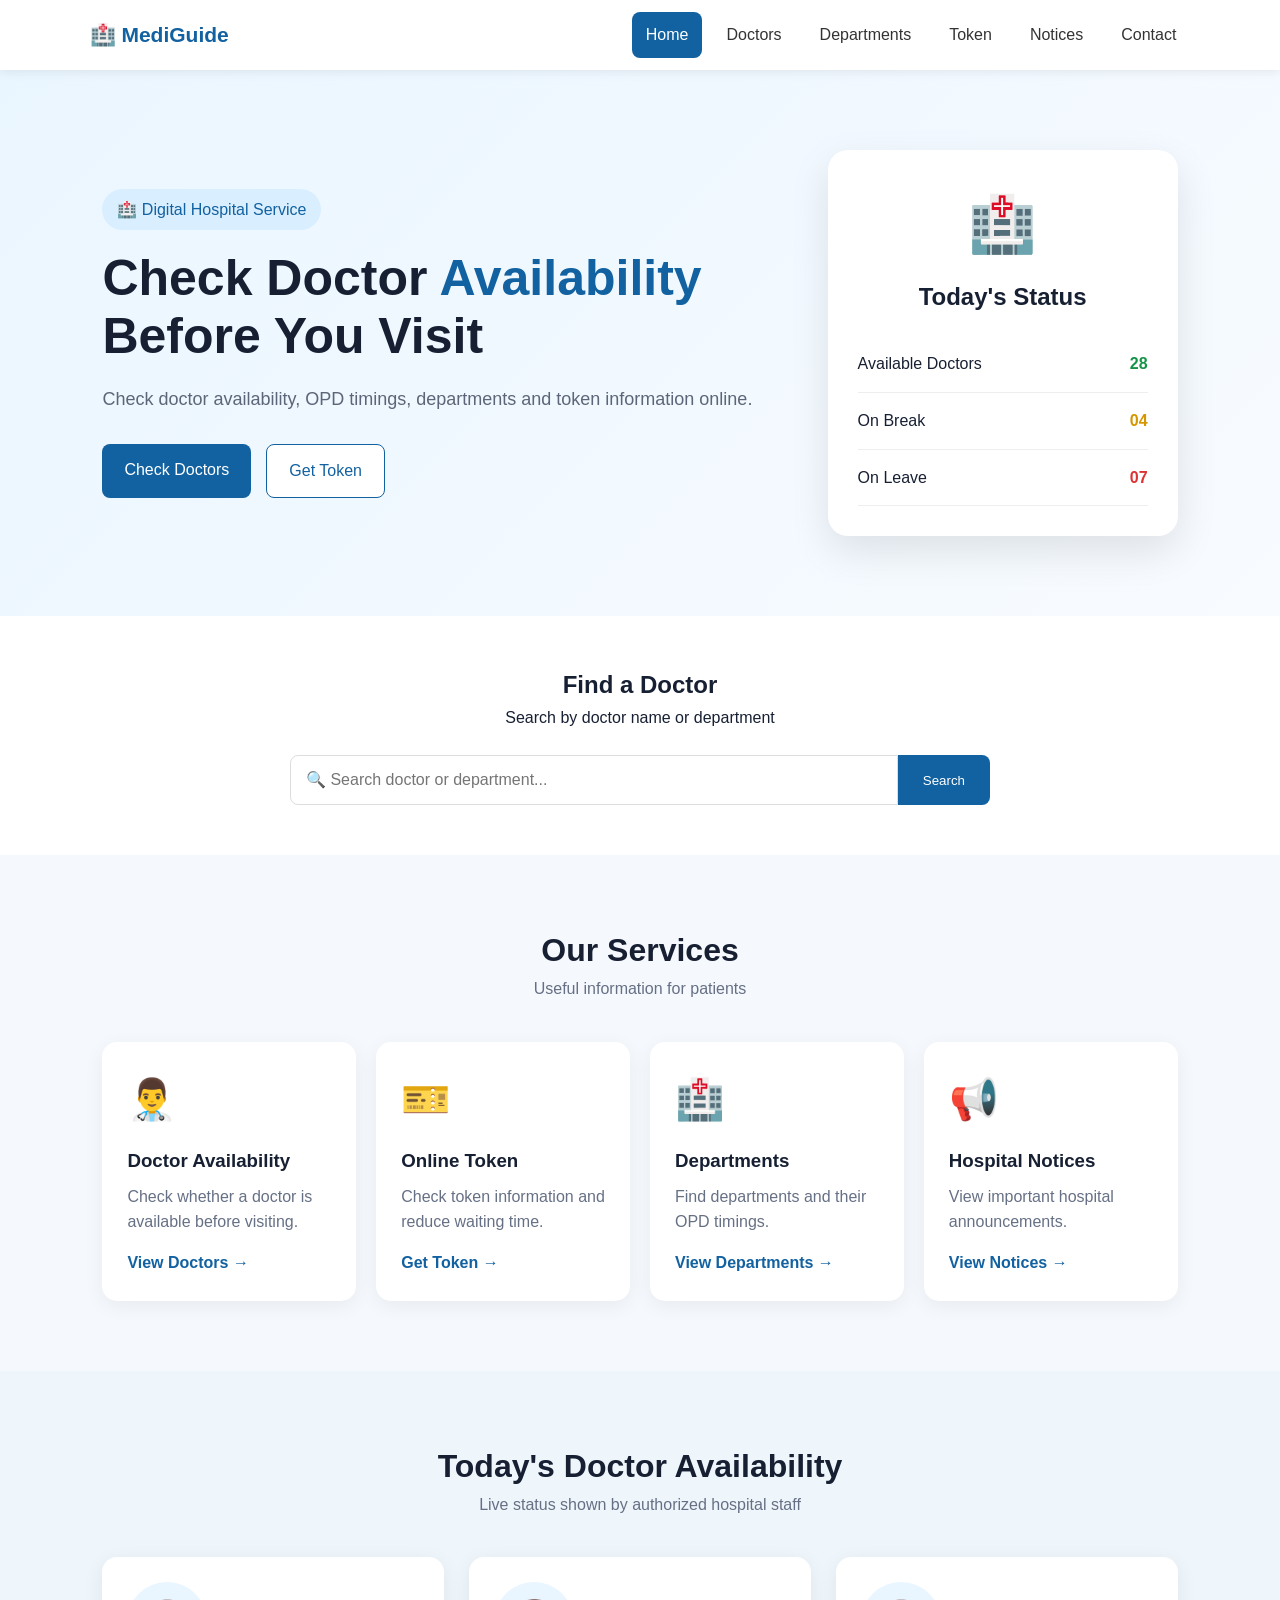
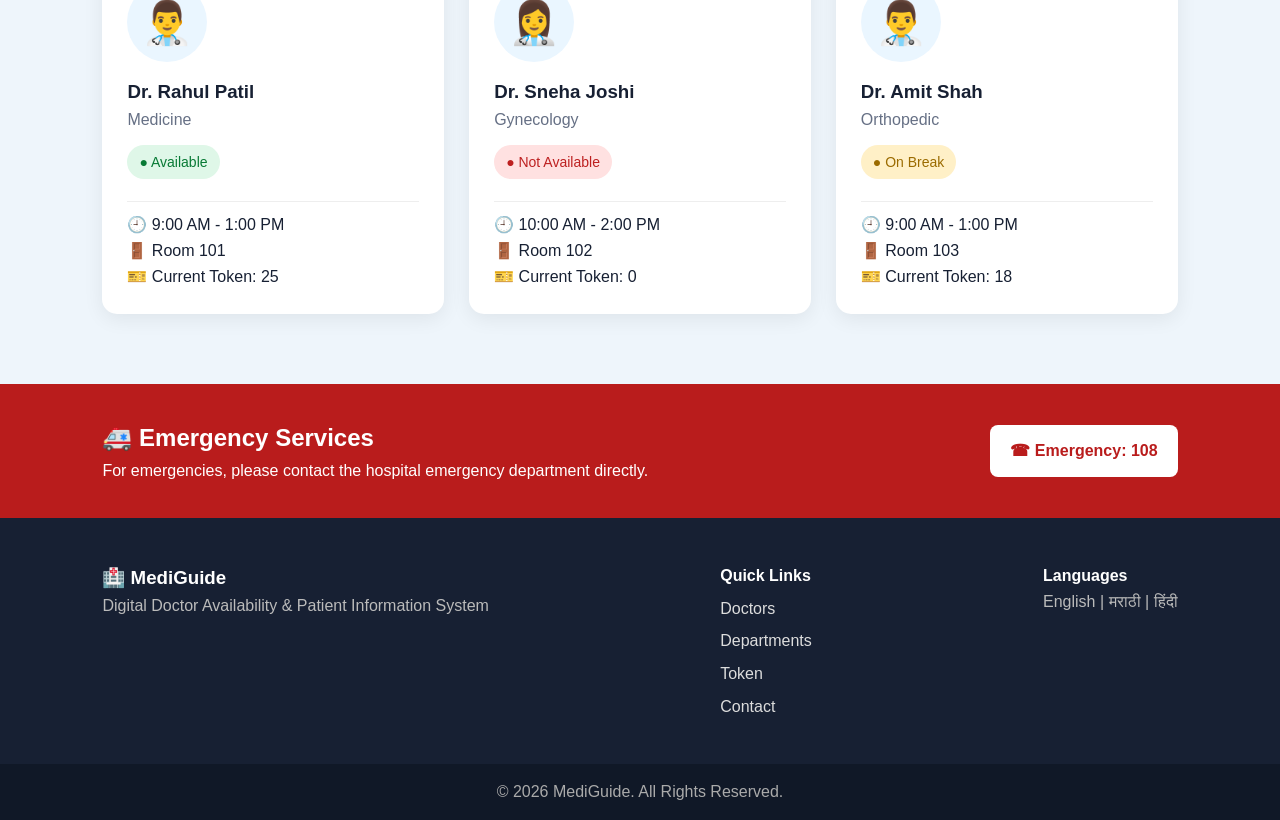
<file: index.html>
<!DOCTYPE html>
<html lang="en">
<head>
    <meta charset="UTF-8">
    <meta name="viewport" content="width=device-width, initial-scale=1.0">

    <title>MediGuide| Doctor Availability</title>

    <link rel="stylesheet" href="css/style.css">
</head>

<body>

<header>
    <div class="logo">
        🏥 <span>MediGuide</span>
    </div>

    <button class="menu-btn" onclick="toggleMenu()">☰</button>

    <nav id="navbar">
        <a href="index.html" class="active">Home</a>
        <a href="doctors.html">Doctors</a>
        <a href="departments.html">Departments</a>
        <a href="appointment.html">Token</a>
        <a href="notices.html">Notices</a>
        <a href="contact.html">Contact</a>
    </nav>
</header>


<!-- HERO -->

<section class="hero">

    <div class="hero-text">

        <span class="tag">🏥 Digital Hospital Service</span>

        <h1>
            Check Doctor
            <span>Availability</span>
            Before You Visit
        </h1>

        <p>
            Check doctor availability, OPD timings, departments
            and token information online.
        </p>

        <div class="hero-buttons">

            <a href="doctors.html" class="btn primary">
                Check Doctors
            </a>

            <a href="appointment.html" class="btn secondary">
                Get Token
            </a>

        </div>

    </div>

    <div class="hero-card">

        <div class="hospital-icon">🏥</div>

        <h2>Today's Status</h2>

        <div class="status-row">
            <span>Available Doctors</span>
            <strong class="green">28</strong>
        </div>

        <div class="status-row">
            <span>On Break</span>
            <strong class="yellow">04</strong>
        </div>

        <div class="status-row">
            <span>On Leave</span>
            <strong class="red">07</strong>
        </div>

    </div>

</section>


<!-- SEARCH -->

<section class="search-section">

    <h2>Find a Doctor</h2>

    <p>Search by doctor name or department</p>

    <div class="search-box">

        <input
            type="text"
            id="homeSearch"
            placeholder="🔍 Search doctor or department..."
        >

        <button onclick="searchDoctor()">
            Search
        </button>

    </div>

</section>


<!-- FEATURES -->

<section class="section">

    <div class="section-title">
        <h2>Our Services</h2>
        <p>Useful information for patients</p>
    </div>

    <div class="feature-grid">

        <div class="feature-card">
            <div class="feature-icon">👨‍⚕️</div>
            <h3>Doctor Availability</h3>
            <p>Check whether a doctor is available before visiting.</p>
            <a href="doctors.html">View Doctors →</a>
        </div>

        <div class="feature-card">
            <div class="feature-icon">🎫</div>
            <h3>Online Token</h3>
            <p>Check token information and reduce waiting time.</p>
            <a href="appointment.html">Get Token →</a>
        </div>

        <div class="feature-card">
            <div class="feature-icon">🏥</div>
            <h3>Departments</h3>
            <p>Find departments and their OPD timings.</p>
            <a href="departments.html">View Departments →</a>
        </div>

        <div class="feature-card">
            <div class="feature-icon">📢</div>
            <h3>Hospital Notices</h3>
            <p>View important hospital announcements.</p>
            <a href="notices.html">View Notices →</a>
        </div>

    </div>

</section>


<!-- DOCTORS -->

<section class="section light">

    <div class="section-title">
        <h2>Today's Doctor Availability</h2>
        <p>Live status shown by authorized hospital staff</p>
    </div>

    <div class="doctor-grid">

        <div class="doctor-card">

            <div class="doctor-photo">👨‍⚕️</div>

            <h3>Dr. Rahul Patil</h3>

            <p>Medicine</p>

            <span class="status available">
                ● Available
            </span>

            <div class="doctor-info">
                <p>🕘 9:00 AM - 1:00 PM</p>
                <p>🚪 Room 101</p>
                <p>🎫 Current Token: 25</p>
            </div>

        </div>


        <div class="doctor-card">

            <div class="doctor-photo">👩‍⚕️</div>

            <h3>Dr. Sneha Joshi</h3>

            <p>Gynecology</p>

            <span class="status unavailable">
                ● Not Available
            </span>

            <div class="doctor-info">
                <p>🕘 10:00 AM - 2:00 PM</p>
                <p>🚪 Room 102</p>
                <p>🎫 Current Token: 0</p>
            </div>

        </div>


        <div class="doctor-card">

            <div class="doctor-photo">👨‍⚕️</div>

            <h3>Dr. Amit Shah</h3>

            <p>Orthopedic</p>

            <span class="status break">
                ● On Break
            </span>

            <div class="doctor-info">
                <p>🕘 9:00 AM - 1:00 PM</p>
                <p>🚪 Room 103</p>
                <p>🎫 Current Token: 18</p>
            </div>

        </div>

    </div>

</section>


<!-- EMERGENCY -->

<section class="emergency">

    <div>
        <h2>🚑 Emergency Services</h2>

        <p>
            For emergencies, please contact the hospital
            emergency department directly.
        </p>
    </div>

    <a href="tel:108" class="emergency-btn">
        ☎ Emergency: 108
    </a>

</section>


<footer>

    <div>
        <h3>🏥 MediGuide</h3>

        <p>
            Digital Doctor Availability & Patient Information System
        </p>
    </div>

    <div>
        <h4>Quick Links</h4>

        <a href="doctors.html">Doctors</a>
        <a href="departments.html">Departments</a>
        <a href="appointment.html">Token</a>
        <a href="contact.html">Contact</a>
    </div>

    <div>
        <h4>Languages</h4>

        <p>English | मराठी | हिंदी</p>
    </div>

</footer>

<div class="copyright">
    © 2026 MediGuide. All Rights Reserved.
</div>


<script src="js/script.js"></script>

</body>
</html>
</file>
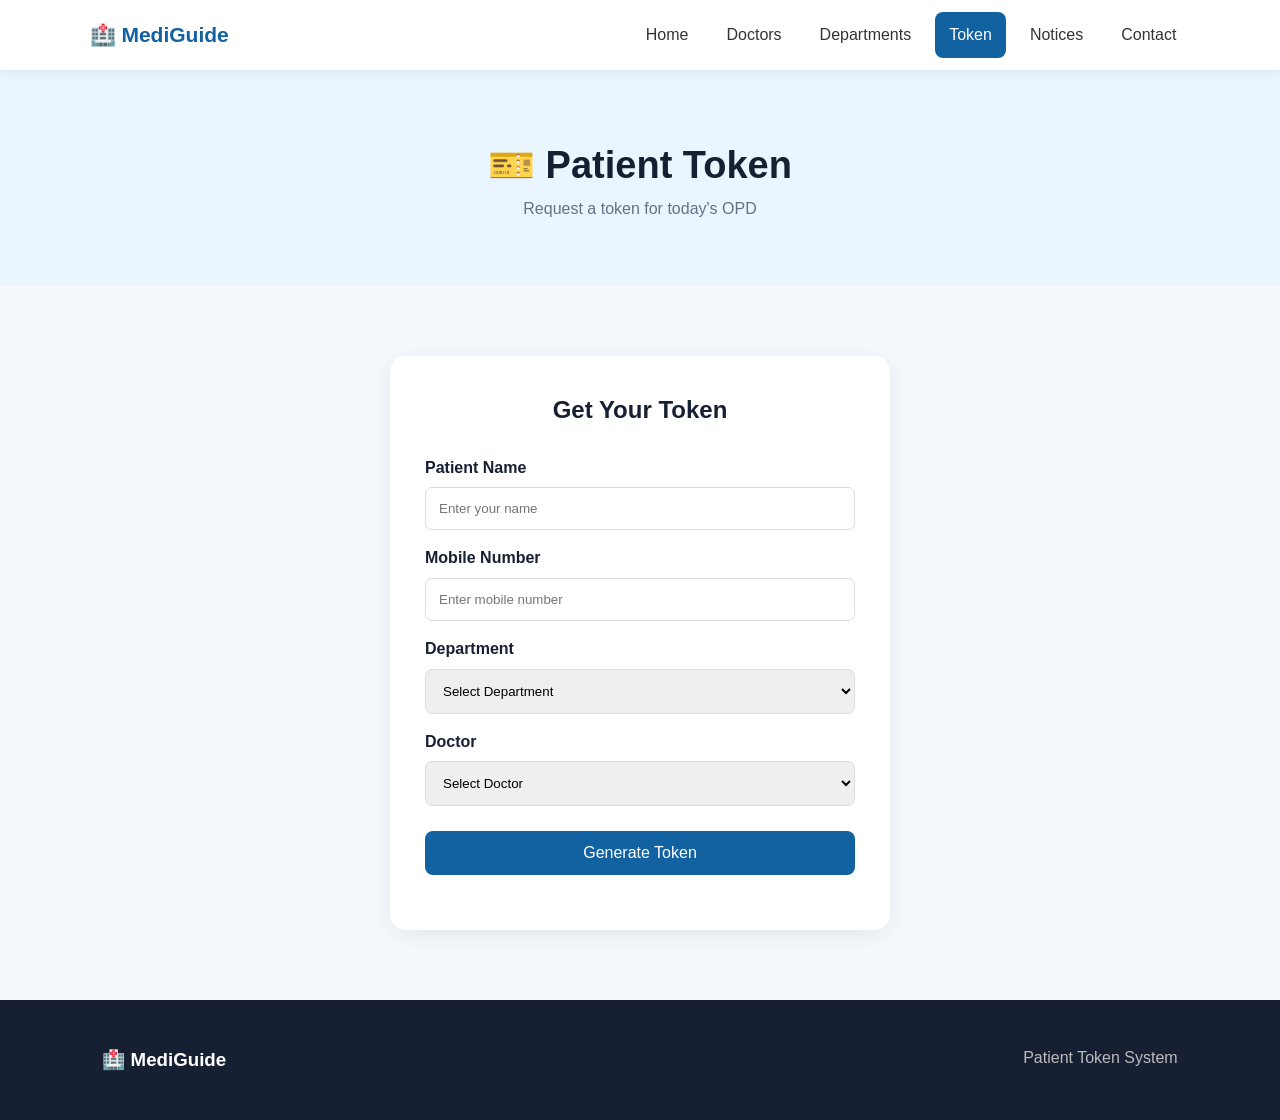
<file: appointment.html>
<!DOCTYPE html>
<html lang="en">

<head>

<meta charset="UTF-8">

<meta name="viewport"
content="width=device-width, initial-scale=1.0">

<title>Get Token</title>

<link rel="stylesheet"
href="css/style.css">

</head>

<body>

<header>

<div class="logo">
🏥 <span>MediGuide</span>
</div>

<button class="menu-btn"
onclick="toggleMenu()">☰</button>

<nav id="navbar">

<a href="index.html">Home</a>
<a href="doctors.html">Doctors</a>
<a href="departments.html">Departments</a>
<a href="appointment.html"
class="active">Token</a>
<a href="notices.html">Notices</a>
<a href="contact.html">Contact</a>

</nav>

</header>


<section class="page-header">

<h1>🎫 Patient Token</h1>

<p>Request a token for today's OPD</p>

</section>


<section class="form-section">

<div class="form-card">

<h2>Get Your Token</h2>

<form id="tokenForm"
onsubmit="generateToken(event)">

<label>Patient Name</label>

<input
type="text"
id="patientName"
required
placeholder="Enter your name">


<label>Mobile Number</label>

<input
type="tel"
id="mobile"
required
placeholder="Enter mobile number">


<label>Department</label>

<select id="department" required>

<option value="">Select Department</option>

<option>Medicine</option>

<option>Orthopedic</option>

<option>Pediatrics</option>

<option>Gynecology</option>

<option>ENT</option>

<option>Dental</option>

</select>


<label>Doctor</label>

<select id="doctor" required>

<option value="">Select Doctor</option>

<option>Dr. Rahul Patil</option>

<option>Dr. Sneha Joshi</option>

<option>Dr. Amit Shah</option>

<option>Dr. Priya Deshmukh</option>

</select>


<button class="btn primary full">
Generate Token
</button>

</form>


<div id="tokenResult"
class="token-result">

</div>

</div>

</section>


<footer>

<h3>🏥 MediGuide</h3>

<p>Patient Token System</p>

</footer>


<script src="js/script.js"></script>

</body>
</html>
</file>
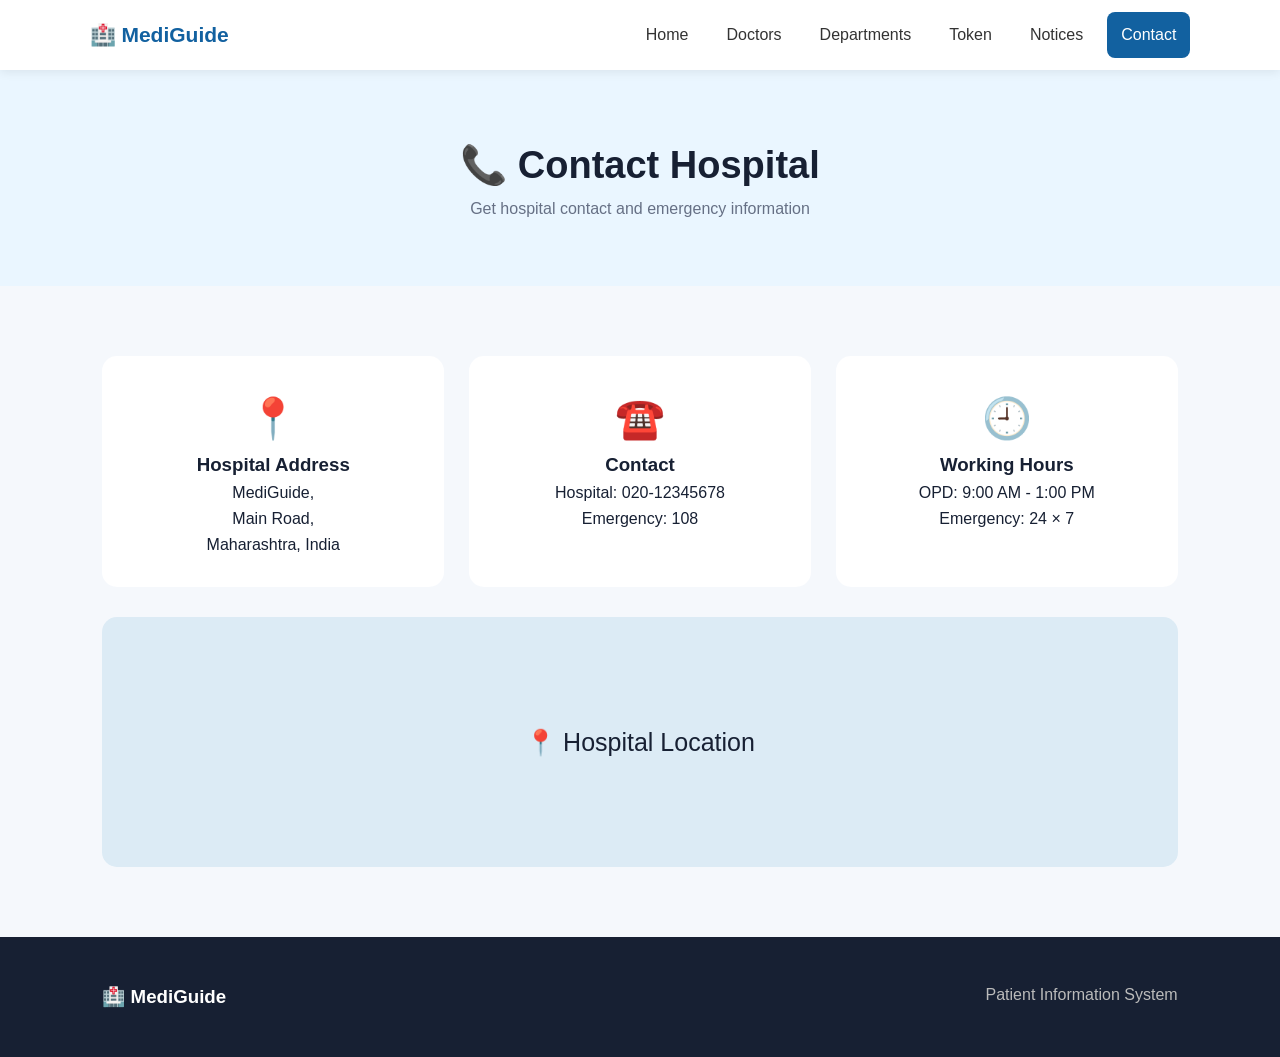
<file: contact.html>
<!DOCTYPE html>
<html lang="en">

<head>

<meta charset="UTF-8">

<meta name="viewport"
content="width=device-width, initial-scale=1.0">

<title>Contact Hospital</title>

<link rel="stylesheet"
href="css/style.css">

</head>

<body>

<header>

<div class="logo">
🏥 <span>MediGuide</span>
</div>

<button class="menu-btn"
onclick="toggleMenu()">☰</button>

<nav id="navbar">

<a href="index.html">Home</a>
<a href="doctors.html">Doctors</a>
<a href="departments.html">Departments</a>
<a href="appointment.html">Token</a>
<a href="notices.html">Notices</a>
<a href="contact.html"
class="active">Contact</a>

</nav>

</header>


<section class="page-header">

<h1>📞 Contact Hospital</h1>

<p>Get hospital contact and emergency information</p>

</section>


<section class="section">

<div class="contact-grid">


<div class="contact-card">

<div class="contact-icon">📍</div>

<h3>Hospital Address</h3>

<p>
MediGuide,<br>
Main Road,<br>
Maharashtra, India
</p>

</div>


<div class="contact-card">

<div class="contact-icon">☎️</div>

<h3>Contact</h3>

<p>
Hospital: 020-12345678
</p>

<p>
Emergency: 108
</p>

</div>


<div class="contact-card">

<div class="contact-icon">🕘</div>

<h3>Working Hours</h3>

<p>
OPD: 9:00 AM - 1:00 PM
</p>

<p>
Emergency: 24 × 7
</p>

</div>

</div>


<div class="map-box">

📍 Hospital Location

</div>

</section>


<footer>

<h3>🏥 MediGuide</h3>

<p>Patient Information System</p>

</footer>


<script src="js/script.js"></script>

</body>
</html>
</file>
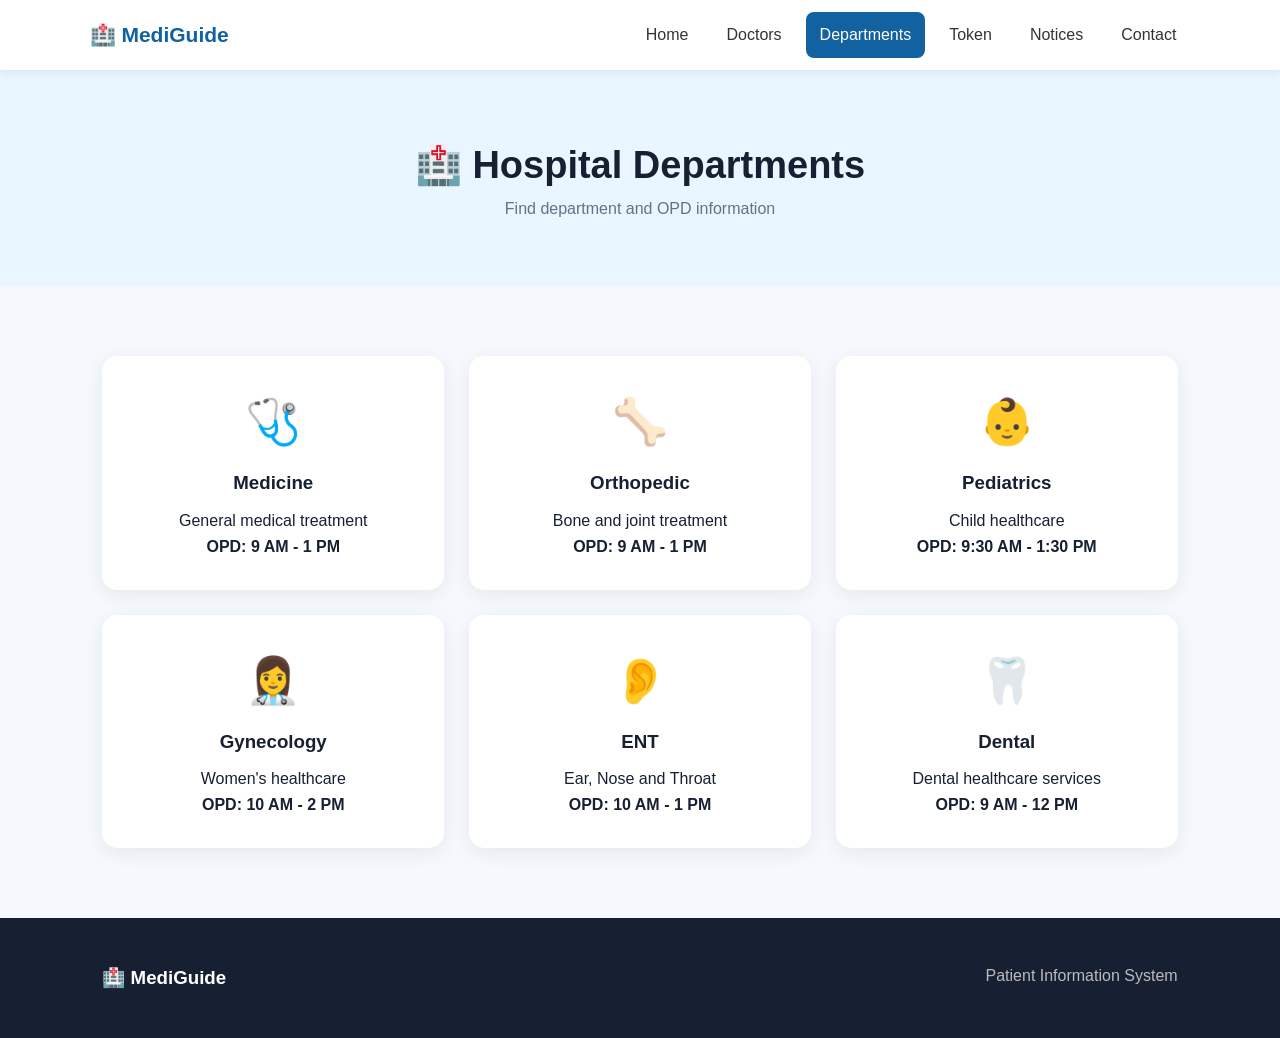
<file: departments.html>
<!DOCTYPE html>
<html lang="en">

<head>

<meta charset="UTF-8">

<meta name="viewport"
content="width=device-width, initial-scale=1.0">

<title>Departments</title>

<link rel="stylesheet"
href="css/style.css">

</head>

<body>

<header>

<div class="logo">
🏥 <span>MediGuide</span>
</div>

<button class="menu-btn"
onclick="toggleMenu()">☰</button>

<nav id="navbar">

<a href="index.html">Home</a>
<a href="doctors.html">Doctors</a>
<a href="departments.html"
class="active">Departments</a>
<a href="appointment.html">Token</a>
<a href="notices.html">Notices</a>
<a href="contact.html">Contact</a>

</nav>

</header>


<section class="page-header">

<h1>🏥 Hospital Departments</h1>

<p>Find department and OPD information</p>

</section>


<section class="section">

<div class="department-grid">

<div class="department-card">

<div>🩺</div>

<h3>Medicine</h3>

<p>General medical treatment</p>

<strong>OPD: 9 AM - 1 PM</strong>

</div>


<div class="department-card">

<div>🦴</div>

<h3>Orthopedic</h3>

<p>Bone and joint treatment</p>

<strong>OPD: 9 AM - 1 PM</strong>

</div>


<div class="department-card">

<div>👶</div>

<h3>Pediatrics</h3>

<p>Child healthcare</p>

<strong>OPD: 9:30 AM - 1:30 PM</strong>

</div>


<div class="department-card">

<div>👩‍⚕️</div>

<h3>Gynecology</h3>

<p>Women's healthcare</p>

<strong>OPD: 10 AM - 2 PM</strong>

</div>


<div class="department-card">

<div>👂</div>

<h3>ENT</h3>

<p>Ear, Nose and Throat</p>

<strong>OPD: 10 AM - 1 PM</strong>

</div>


<div class="department-card">

<div>🦷</div>

<h3>Dental</h3>

<p>Dental healthcare services</p>

<strong>OPD: 9 AM - 12 PM</strong>

</div>

</div>

</section>


<footer>

<h3>🏥 MediGuide</h3>

<p>Patient Information System</p>

</footer>


<script src="js/script.js"></script>

</body>
</html>
</file>
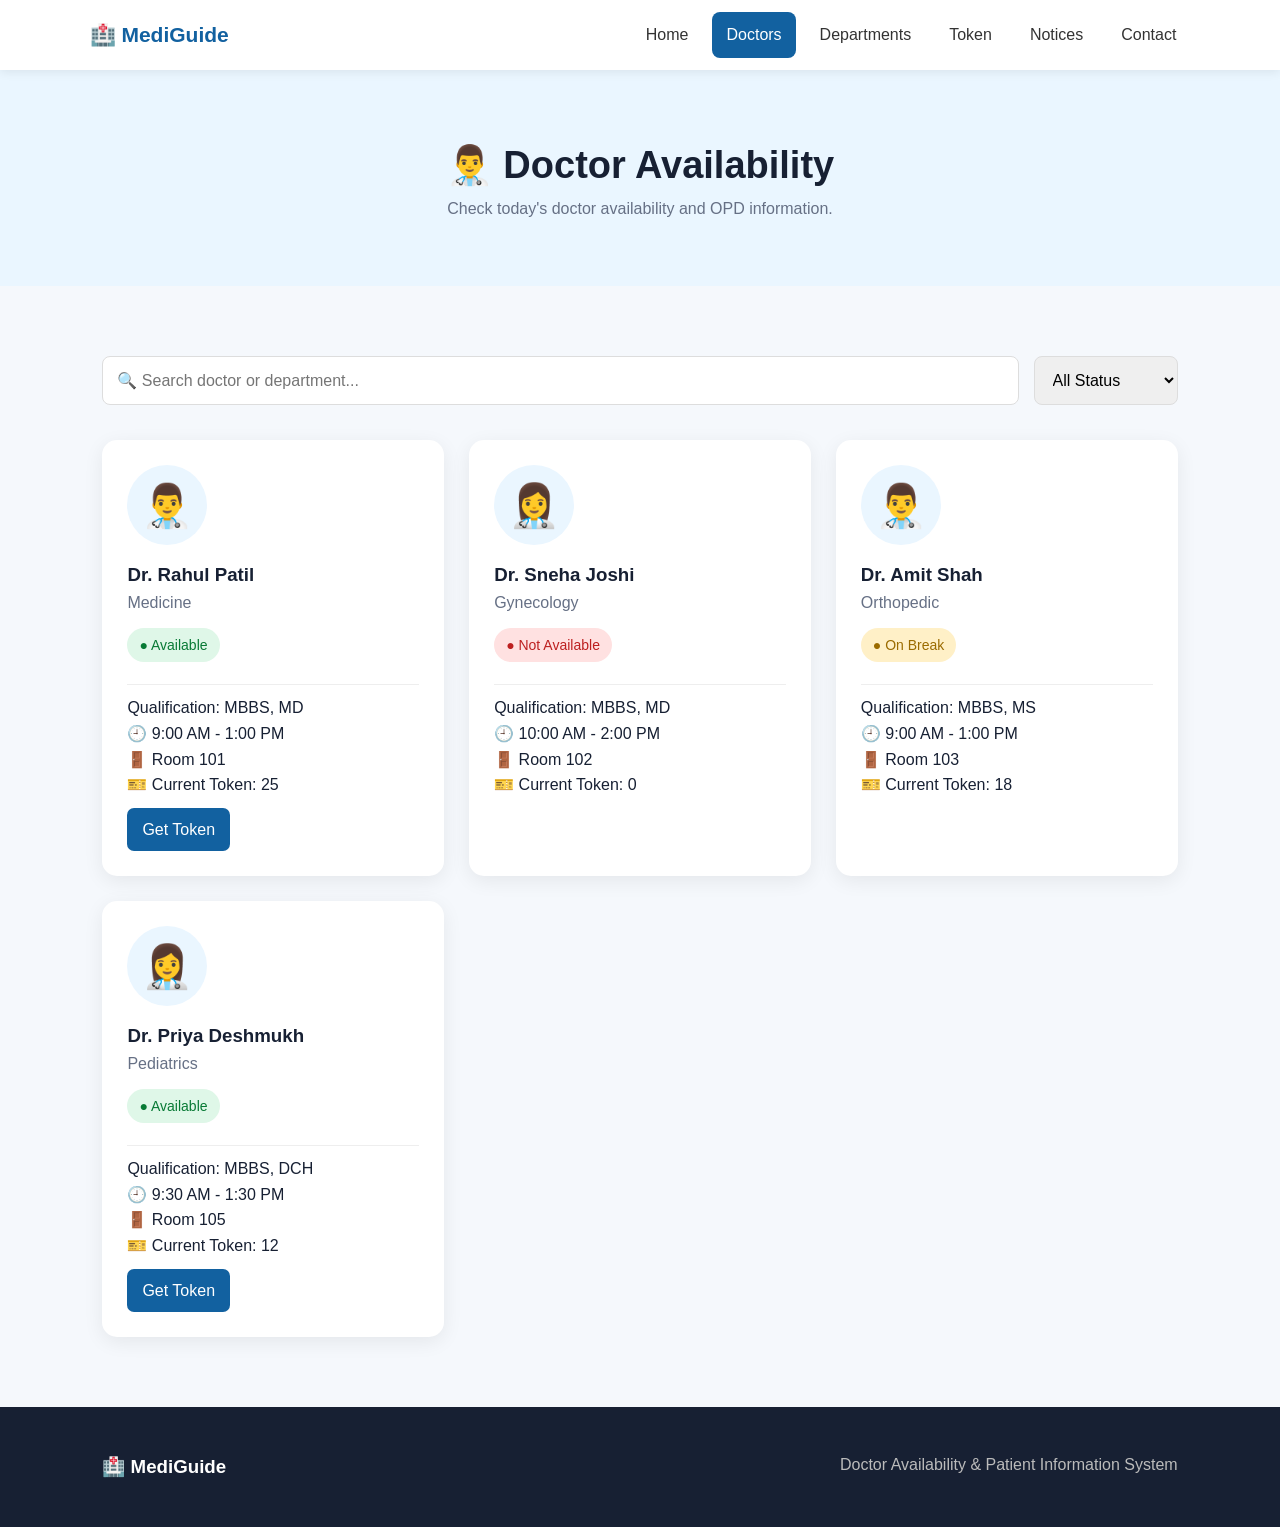
<file: doctors.html>
<!DOCTYPE html>
<html lang="en">

<head>

<meta charset="UTF-8">
<meta name="viewport" content="width=device-width, initial-scale=1.0">

<title>Doctors |MediGuide</title>

<link rel="stylesheet" href="css/style.css">

</head>

<body>

<header>

    <div class="logo">
        🏥 <span>MediGuide</span>
    </div>

    <button class="menu-btn" onclick="toggleMenu()">☰</button>

    <nav id="navbar">

        <a href="index.html">Home</a>
        <a href="doctors.html" class="active">Doctors</a>
        <a href="departments.html">Departments</a>
        <a href="appointment.html">Token</a>
        <a href="notices.html">Notices</a>
        <a href="contact.html">Contact</a>

    </nav>

</header>


<section class="page-header">

    <h1>👨‍⚕️ Doctor Availability</h1>

    <p>
        Check today's doctor availability and OPD information.
    </p>

</section>


<section class="section">

    <div class="doctor-search">

        <input
            type="text"
            id="doctorSearch"
            placeholder="🔍 Search doctor or department..."
            onkeyup="filterDoctors()"
        >

        <select id="statusFilter" onchange="filterDoctors()">

            <option value="all">All Status</option>
            <option value="available">Available</option>
            <option value="break">On Break</option>
            <option value="leave">On Leave</option>
            <option value="unavailable">Not Available</option>

        </select>

    </div>


    <div class="doctor-grid" id="doctorList">


        <div class="doctor-card doctor-item"
             data-name="rahul patil medicine"
             data-status="available">

            <div class="doctor-photo">👨‍⚕️</div>

            <h3>Dr. Rahul Patil</h3>

            <p>Medicine</p>

            <span class="status available">
                ● Available
            </span>

            <div class="doctor-info">

                <p>Qualification: MBBS, MD</p>
                <p>🕘 9:00 AM - 1:00 PM</p>
                <p>🚪 Room 101</p>
                <p>🎫 Current Token: 25</p>

            </div>

            <a href="appointment.html" class="small-btn">
                Get Token
            </a>

        </div>


        <div class="doctor-card doctor-item"
             data-name="sneha joshi gynecology"
             data-status="unavailable">

            <div class="doctor-photo">👩‍⚕️</div>

            <h3>Dr. Sneha Joshi</h3>

            <p>Gynecology</p>

            <span class="status unavailable">
                ● Not Available
            </span>

            <div class="doctor-info">

                <p>Qualification: MBBS, MD</p>
                <p>🕘 10:00 AM - 2:00 PM</p>
                <p>🚪 Room 102</p>
                <p>🎫 Current Token: 0</p>

            </div>

        </div>


        <div class="doctor-card doctor-item"
             data-name="amit shah orthopedic"
             data-status="break">

            <div class="doctor-photo">👨‍⚕️</div>

            <h3>Dr. Amit Shah</h3>

            <p>Orthopedic</p>

            <span class="status break">
                ● On Break
            </span>

            <div class="doctor-info">

                <p>Qualification: MBBS, MS</p>
                <p>🕘 9:00 AM - 1:00 PM</p>
                <p>🚪 Room 103</p>
                <p>🎫 Current Token: 18</p>

            </div>

        </div>


        <div class="doctor-card doctor-item"
             data-name="priya deshmukh pediatrics"
             data-status="available">

            <div class="doctor-photo">👩‍⚕️</div>

            <h3>Dr. Priya Deshmukh</h3>

            <p>Pediatrics</p>

            <span class="status available">
                ● Available
            </span>

            <div class="doctor-info">

                <p>Qualification: MBBS, DCH</p>
                <p>🕘 9:30 AM - 1:30 PM</p>
                <p>🚪 Room 105</p>
                <p>🎫 Current Token: 12</p>

            </div>

            <a href="appointment.html" class="small-btn">
                Get Token
            </a>

        </div>

    </div>

</section>


<footer>

    <h3>🏥 MediGuide</h3>

    <p>
        Doctor Availability & Patient Information System
    </p>

</footer>


<script src="js/script.js"></script>

</body>
</html>
</file>
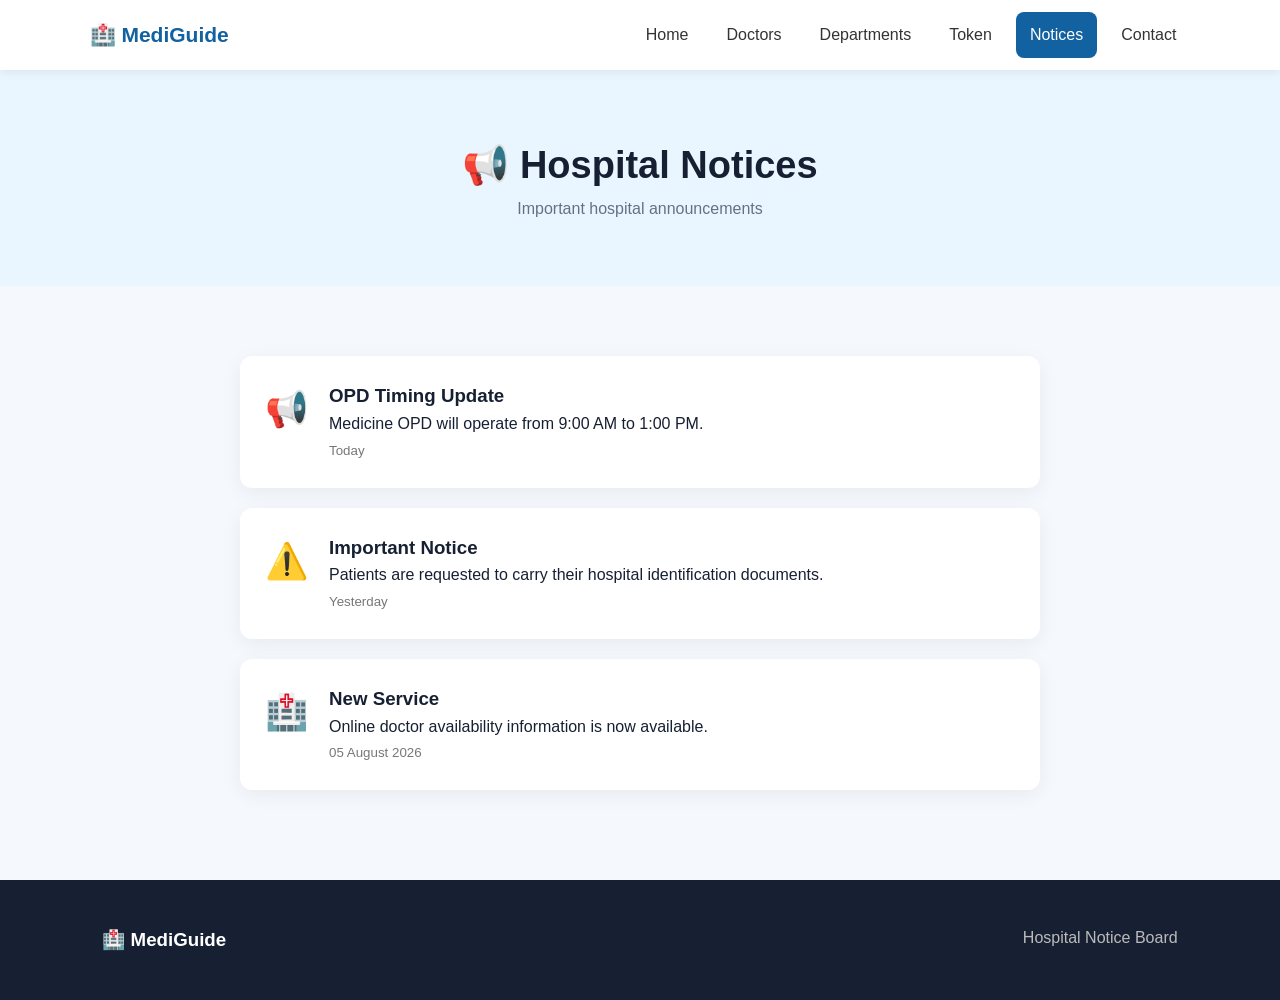
<file: notices.html>
<!DOCTYPE html>
<html lang="en">

<head>

<meta charset="UTF-8">

<meta name="viewport"
content="width=device-width, initial-scale=1.0">

<title>MediGuide | Hospital Notices</title>

<link rel="stylesheet"
href="css/style.css">

</head>

<body>

<header>

<div class="logo">
🏥 <span>MediGuide</span>
</div>

<button class="menu-btn"
onclick="toggleMenu()">☰</button>

<nav id="navbar">

<a href="index.html">Home</a>

<a href="doctors.html">Doctors</a>

<a href="departments.html">Departments</a>

<a href="appointment.html">Token</a>

<a href="notices.html"
class="active">Notices</a>

<a href="contact.html">Contact</a>

</nav>

</header>


<section class="page-header">

<h1>📢 Hospital Notices</h1>

<p>Important hospital announcements</p>

</section>


<section class="section">

<div class="notice-list">


<div class="notice">

<span class="notice-icon">📢</span>

<div>

<h3>OPD Timing Update</h3>

<p>
Medicine OPD will operate from 9:00 AM
to 1:00 PM.
</p>

<small>Today</small>

</div>

</div>


<div class="notice">

<span class="notice-icon">⚠️</span>

<div>

<h3>Important Notice</h3>

<p>
Patients are requested to carry their
hospital identification documents.
</p>

<small>Yesterday</small>

</div>

</div>


<div class="notice">

<span class="notice-icon">🏥</span>

<div>

<h3>New Service</h3>

<p>
Online doctor availability information
is now available.
</p>

<small>05 August 2026</small>

</div>

</div>


</div>

</section>


<footer>

<h3>🏥 MediGuide</h3>

<p>Hospital Notice Board</p>

</footer>


<script src="js/script.js"></script>

</body>

</html>
</file>
<file: css/style.css>
* {
    margin: 0;
    padding: 0;
    box-sizing: border-box;
}

body {
    font-family: Arial, sans-serif;
    background: #f5f8fc;
    color: #172033;
    line-height: 1.6;
}


/* HEADER */

header {
    background: white;
    min-height: 70px;
    padding: 0 7%;
    display: flex;
    align-items: center;
    justify-content: space-between;
    box-shadow: 0 2px 10px rgba(0,0,0,0.08);
    position: sticky;
    top: 0;
    z-index: 1000;
}

.logo {
    font-size: 21px;
    font-weight: bold;
    color: #1261a0;
}

nav {
    display: flex;
    gap: 10px;
}

nav a {
    text-decoration: none;
    color: #333;
    padding: 10px 14px;
    border-radius: 8px;
}

nav a:hover,
nav a.active {
    background: #1261a0;
    color: white;
}

.menu-btn {
    display: none;
    background: #1261a0;
    color: white;
    border: none;
    font-size: 22px;
    padding: 5px 10px;
    border-radius: 5px;
}


/* HERO */

.hero {
    min-height: 520px;
    padding: 80px 8%;
    display: flex;
    align-items: center;
    justify-content: space-between;
    gap: 50px;
    background: linear-gradient(135deg, #eaf6ff, #f8fbff);
}

.hero-text {
    max-width: 650px;
}

.tag {
    display: inline-block;
    background: #d9efff;
    color: #1261a0;
    padding: 8px 15px;
    border-radius: 30px;
    margin-bottom: 20px;
}

.hero h1 {
    font-size: 50px;
    line-height: 1.15;
    margin-bottom: 20px;
}

.hero h1 span {
    color: #1261a0;
}

.hero p {
    font-size: 18px;
    color: #5c6678;
}

.hero-buttons {
    margin-top: 30px;
    display: flex;
    gap: 15px;
}


/* BUTTONS */

.btn {
    display: inline-block;
    padding: 13px 22px;
    border-radius: 8px;
    text-decoration: none;
    border: none;
    cursor: pointer;
    font-size: 16px;
}

.primary {
    background: #1261a0;
    color: white;
}

.secondary {
    background: white;
    color: #1261a0;
    border: 1px solid #1261a0;
}

.full {
    width: 100%;
}


/* HERO CARD */

.hero-card {
    width: 350px;
    background: white;
    padding: 30px;
    border-radius: 20px;
    box-shadow: 0 15px 40px rgba(0,0,0,0.10);
}

.hospital-icon {
    font-size: 55px;
    text-align: center;
}

.hero-card h2 {
    text-align: center;
    margin: 10px 0 20px;
}

.status-row {
    display: flex;
    justify-content: space-between;
    padding: 15px 0;
    border-bottom: 1px solid #eee;
}

.green {
    color: #159447;
}

.yellow {
    color: #d69600;
}

.red {
    color: #d33;
}


/* SEARCH */

.search-section {
    background: white;
    text-align: center;
    padding: 50px 20px;
}

.search-box {
    max-width: 700px;
    margin: 25px auto 0;
    display: flex;
}

.search-box input {
    flex: 1;
    padding: 15px;
    border: 1px solid #ddd;
    border-radius: 8px 0 0 8px;
    font-size: 16px;
}

.search-box button {
    padding: 15px 25px;
    border: none;
    background: #1261a0;
    color: white;
    border-radius: 0 8px 8px 0;
    cursor: pointer;
}


/* SECTION */

.section {
    padding: 70px 8%;
}

.light {
    background: #eef5fb;
}

.section-title {
    text-align: center;
    margin-bottom: 40px;
}

.section-title h2 {
    font-size: 32px;
}

.section-title p {
    color: #667085;
}


/* FEATURES */

.feature-grid {
    display: grid;
    grid-template-columns: repeat(4, 1fr);
    gap: 20px;
}

.feature-card {
    background: white;
    padding: 25px;
    border-radius: 15px;
    box-shadow: 0 5px 20px rgba(0,0,0,0.06);
}

.feature-icon {
    font-size: 40px;
}

.feature-card h3 {
    margin: 15px 0 8px;
}

.feature-card p {
    color: #667085;
}

.feature-card a {
    display: inline-block;
    margin-top: 15px;
    color: #1261a0;
    text-decoration: none;
    font-weight: bold;
}


/* DOCTORS */

.doctor-grid {
    display: grid;
    grid-template-columns: repeat(3, 1fr);
    gap: 25px;
}

.doctor-card {
    background: white;
    padding: 25px;
    border-radius: 15px;
    box-shadow: 0 5px 20px rgba(0,0,0,0.07);
}

.doctor-photo {
    width: 80px;
    height: 80px;
    background: #eaf6ff;
    border-radius: 50%;
    display: flex;
    align-items: center;
    justify-content: center;
    font-size: 42px;
    margin-bottom: 15px;
}

.doctor-card > p {
    color: #667085;
}

.status {
    display: inline-block;
    padding: 6px 12px;
    border-radius: 30px;
    margin: 12px 0;
    font-size: 14px;
}

.available {
    background: #dff7e8;
    color: #087a35;
}

.unavailable {
    background: #ffe1e1;
    color: #bd2020;
}

.break {
    background: #fff0c7;
    color: #9b6b00;
}

.doctor-info {
    border-top: 1px solid #eee;
    margin-top: 10px;
    padding-top: 10px;
}

.small-btn {
    display: inline-block;
    background: #1261a0;
    color: white;
    text-decoration: none;
    padding: 9px 15px;
    border-radius: 7px;
    margin-top: 10px;
}


/* PAGE HEADER */

.page-header {
    background: #eaf6ff;
    text-align: center;
    padding: 65px 20px;
}

.page-header h1 {
    font-size: 38px;
}

.page-header p {
    color: #667085;
}


/* DOCTOR SEARCH */

.doctor-search {
    display: flex;
    gap: 15px;
    margin-bottom: 35px;
}

.doctor-search input,
.doctor-search select {
    padding: 14px;
    border: 1px solid #ddd;
    border-radius: 8px;
    font-size: 16px;
}

.doctor-search input {
    flex: 1;
}


/* DEPARTMENT */

.department-grid {
    display: grid;
    grid-template-columns: repeat(3, 1fr);
    gap: 25px;
}

.department-card {
    background: white;
    padding: 30px;
    text-align: center;
    border-radius: 15px;
    box-shadow: 0 5px 20px rgba(0,0,0,0.07);
}

.department-card > div {
    font-size: 45px;
}

.department-card h3 {
    margin: 10px;
}


/* FORM */

.form-section {
    padding: 70px 20px;
    display: flex;
    justify-content: center;
}

.form-card {
    background: white;
    width: 500px;
    padding: 35px;
    border-radius: 15px;
    box-shadow: 0 5px 25px rgba(0,0,0,0.08);
}

.form-card h2 {
    margin-bottom: 25px;
    text-align: center;
}

.form-card label {
    display: block;
    margin-top: 15px;
    font-weight: bold;
}

.form-card input,
.form-card select {
    width: 100%;
    padding: 13px;
    margin-top: 7px;
    border: 1px solid #ddd;
    border-radius: 7px;
}

.form-card button {
    margin-top: 25px;
}

.token-result {
    margin-top: 20px;
    text-align: center;
}


/* NOTICES */

.notice-list {
    max-width: 800px;
    margin: auto;
}

.notice {
    display: flex;
    gap: 20px;
    background: white;
    margin-bottom: 20px;
    padding: 25px;
    border-radius: 12px;
    box-shadow: 0 5px 20px rgba(0,0,0,0.06);
}

.notice-icon {
    font-size: 35px;
}

.notice small {
    color: #777;
}


/* CONTACT */

.contact-grid {
    display: grid;
    grid-template-columns: repeat(3, 1fr);
    gap: 25px;
}

.contact-card {
    background: white;
    padding: 30px;
    border-radius: 15px;
    text-align: center;
}

.contact-icon {
    font-size: 40px;
}

.map-box {
    height: 250px;
    margin-top: 30px;
    background: #dcebf5;
    display: flex;
    align-items: center;
    justify-content: center;
    border-radius: 15px;
    font-size: 25px;
}


/* EMERGENCY */

.emergency {
    background: #b91c1c;
    color: white;
    padding: 35px 8%;
    display: flex;
    align-items: center;
    justify-content: space-between;
}

.emergency-btn {
    background: white;
    color: #b91c1c;
    padding: 13px 20px;
    border-radius: 8px;
    text-decoration: none;
    font-weight: bold;
}


/* FOOTER */

footer {
    background: #172033;
    color: white;
    padding: 45px 8%;
    display: flex;
    justify-content: space-between;
    gap: 30px;
}

footer a {
    color: #ddd;
    display: block;
    text-decoration: none;
    margin-top: 7px;
}

footer p {
    color: #bbb;
}

.copyright {
    background: #101827;
    color: #aaa;
    text-align: center;
    padding: 15px;
}


/* MOBILE */

@media (max-width: 900px) {

    .feature-grid {
        grid-template-columns: repeat(2, 1fr);
    }

    .doctor-grid {
        grid-template-columns: repeat(2, 1fr);
    }

    .department-grid {
        grid-template-columns: repeat(2, 1fr);
    }

    .hero {
        flex-direction: column;
        text-align: center;
    }

    .hero-card {
        width: 100%;
        max-width: 400px;
    }

}


@media (max-width: 650px) {

    header {
        padding: 15px 5%;
        flex-wrap: wrap;
    }

    .menu-btn {
        display: block;
    }

    nav {
        display: none;
        width: 100%;
        flex-direction: column;
        padding-top: 15px;
    }

    nav.show {
        display: flex;
    }

    nav a {
        text-align: center;
    }

    .hero {
        padding: 50px 5%;
    }

    .hero h1 {
        font-size: 35px;
    }

    .hero-buttons {
        flex-direction: column;
    }

    .feature-grid,
    .doctor-grid,
    .department-grid,
    .contact-grid {
        grid-template-columns: 1fr;
    }

    .doctor-search {
        flex-direction: column;
    }

    .search-box {
        flex-direction: column;
        gap: 10px;
    }

    .search-box input,
    .search-box button {
        border-radius: 8px;
    }

    .emergency {
        flex-direction: column;
        text-align: center;
        gap: 20px;
    }

    footer {
        flex-direction: column;
    }

}
</file>
